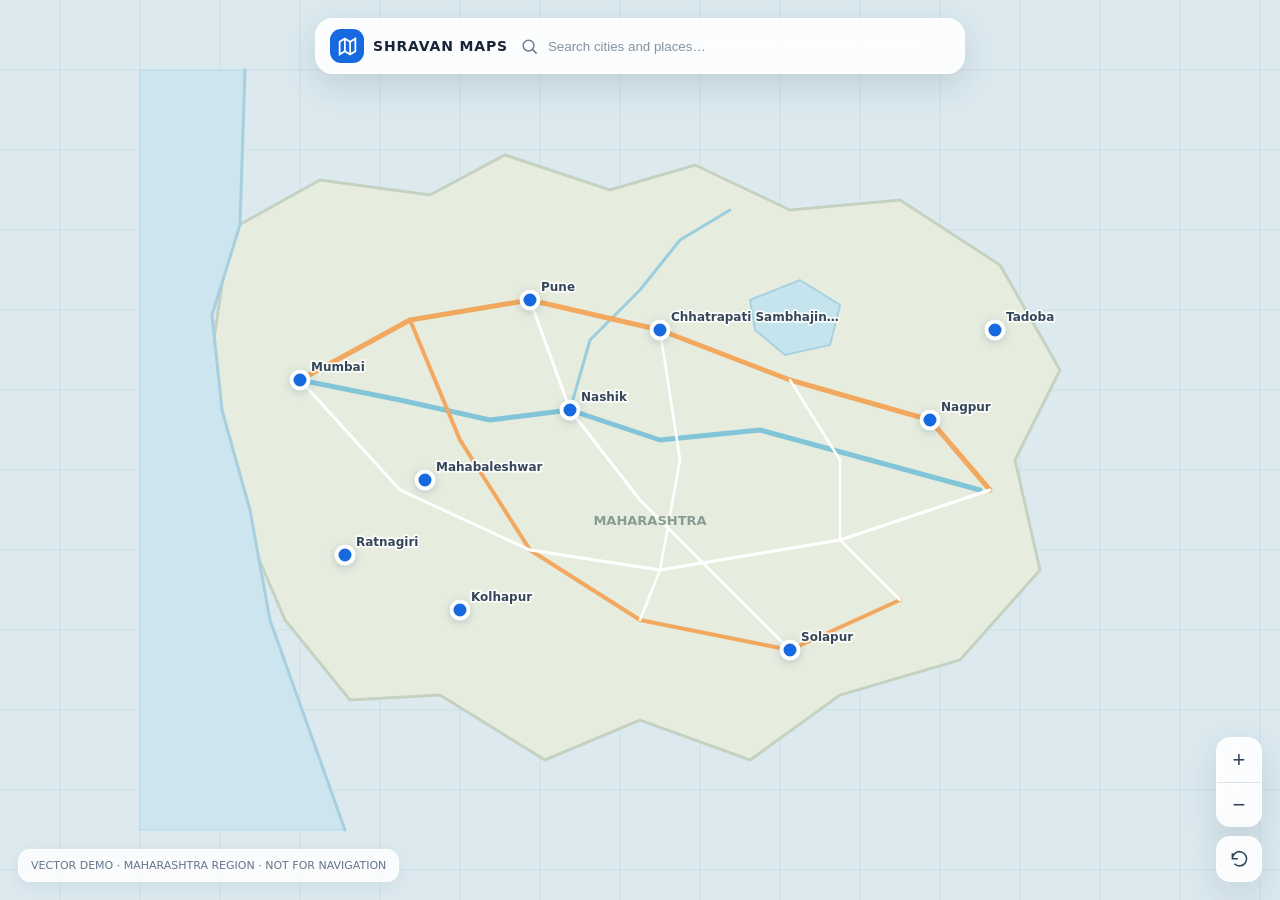
<file: index.html>
<!doctype html>
<html lang="en">
<head>
<meta charset="utf-8"><meta name="viewport" content="width=device-width,initial-scale=1,viewport-fit=cover">
<meta name="theme-color" content="#eef3f8"><meta name="description" content="SHRAVAN MAPS — a standalone vector map engine built with Canvas and vanilla JavaScript.">
<title>SHRAVAN MAPS — Vector Engine</title>
<style>
:root{color-scheme:light;--ink:#182536;--muted:#66778a;--glass:rgba(255,255,255,.88);--line:rgba(35,55,75,.13);--accent:#1769e0;--shadow:0 12px 36px rgba(35,54,75,.15)}
*{box-sizing:border-box}html,body{height:100%;margin:0;overflow:hidden;font-family:Inter,ui-sans-serif,system-ui,-apple-system,"Segoe UI",sans-serif;color:var(--ink)}body{background:#e8eef3}#map{position:absolute;inset:0;width:100%;height:100%;display:block;touch-action:none;cursor:grab}#map.dragging{cursor:grabbing}
.topbar{position:absolute;top:max(18px,env(safe-area-inset-top));left:50%;transform:translateX(-50%);width:min(650px,calc(100% - 28px));z-index:5;display:flex;align-items:center;gap:12px;padding:10px 14px;background:var(--glass);border:1px solid rgba(255,255,255,.85);border-radius:18px;box-shadow:var(--shadow);backdrop-filter:blur(18px);-webkit-backdrop-filter:blur(18px)}
.brand{display:flex;align-items:center;gap:9px;white-space:nowrap;font-size:14px;font-weight:850;letter-spacing:.06em}.brandmark{width:34px;height:34px;border-radius:11px;background:#1769e0;display:grid;place-items:center;color:white}
.searchwrap{position:relative;flex:1;min-width:0}.searchrow{display:flex;align-items:center;gap:9px}.searchrow svg{flex:none;color:#718196}.searchrow input{width:100%;border:0;outline:0;background:transparent;font:500 14px inherit;color:var(--ink);min-width:0;padding:8px 0}.searchrow input::placeholder{color:#8492a2}
.suggestions{position:absolute;top:calc(100% + 14px);left:-8px;right:-8px;background:rgba(255,255,255,.97);border:1px solid var(--line);border-radius:14px;box-shadow:var(--shadow);padding:6px;display:none;max-height: min(55vh,360px);overflow:auto}.suggestions.open{display:block}.suggestion{display:flex;align-items:center;gap:10px;width:100%;border:0;background:transparent;text-align:left;padding:10px;border-radius:10px;color:var(--ink);cursor:pointer}.suggestion:hover,.suggestion:focus{background:#edf4ff;outline:0}.sicon{width:30px;height:30px;display:grid;place-items:center;border-radius:9px;background:#eaf2ff;color:#1769e0}.suggestion small{display:block;color:var(--muted);margin-top:2px}
.status{position:absolute;left:18px;bottom:max(18px,env(safe-area-inset-bottom));z-index:3;background:rgba(255,255,255,.82);backdrop-filter:blur(12px);border:1px solid white;border-radius:12px;padding:9px 12px;font-size:11px;color:#657589;box-shadow:0 5px 18px #20344a12}
.controls{position:absolute;right:18px;bottom:max(18px,env(safe-area-inset-bottom));z-index:4;display:grid;gap:9px}.controlgroup{display:grid;background:var(--glass);border:1px solid white;border-radius:14px;overflow:hidden;box-shadow:var(--shadow);backdrop-filter:blur(14px)}.control{width:44px;height:44px;border:0;background:transparent;color:#31445a;font-size:22px;cursor:pointer;display:grid;place-items:center}.control:hover{background:#edf4ff;color:var(--accent)}.control+ .control{border-top:1px solid var(--line)}.control svg{width:19px;height:19px}
.popup{position:absolute;z-index:6;display:none;min-width:190px;max-width:260px;padding:13px 15px;background:rgba(255,255,255,.96);border:1px solid white;border-radius:14px;box-shadow:var(--shadow);pointer-events:none;backdrop-filter:blur(14px)}.popup.show{display:block}.popup strong{display:block;font-size:14px;margin-bottom:4px}.popup span{font-size:12px;color:var(--muted);line-height:1.45}.popup .tag{display:inline-block;margin-top:8px;padding:4px 7px;border-radius:6px;background:#eaf2ff;color:#1769e0;font-size:10px;font-weight:700}
@media(max-width:560px){.topbar{gap:9px;padding:9px 11px;border-radius:16px}.brand{font-size:11px;gap:6px}.brandmark{width:30px;height:30px}.status{font-size:10px;left:10px;bottom:12px}.controls{right:10px;bottom:12px}.control{width:40px;height:40px}}
</style>
</head>
<body>
<canvas id="map" aria-label="Interactive vector map of a fictionalized Maharashtra region"></canvas>
<header class="topbar">
 <div class="brand"><span class="brandmark"><svg viewBox="0 0 24 24" width="21" height="21" fill="none" stroke="currentColor" stroke-width="2"><path d="M3 6.5 9 3l6 3.5L21 3v14.5L15 21l-6-3.5L3 21z"/><path d="M9 3v14.5M15 6.5V21"/></svg></span><span>SHRAVAN MAPS</span></div>
 <div class="searchwrap"><div class="searchrow"><svg viewBox="0 0 24 24" width="19" height="19" fill="none" stroke="currentColor" stroke-width="2"><circle cx="10.8" cy="10.8" r="6.8"/><path d="m16 16 5 5"/></svg><input id="search" type="search" autocomplete="off" placeholder="Search cities and places…" aria-label="Search places"></div><div class="suggestions" id="suggestions" role="listbox"></div></div>
</header>
<div class="popup" id="popup"><strong></strong><span></span><div class="tag"></div></div>
<div class="status">VECTOR DEMO · MAHARASHTRA REGION · NOT FOR NAVIGATION</div>
<div class="controls"><div class="controlgroup"><button class="control" id="plus" aria-label="Zoom in">+</button><button class="control" id="minus" aria-label="Zoom out">−</button></div><div class="controlgroup"><button class="control" id="reset" aria-label="Reset map view"><svg viewBox="0 0 24 24" fill="none" stroke="currentColor" stroke-width="2"><path d="M3 11a9 9 0 1 1 2.6 6.4M3 4v7h7"/></svg></button></div></div>
<script>
(()=>{
'use strict';
const canvas=document.getElementById('map'),ctx=canvas.getContext('2d',{alpha:false});
const search=document.getElementById('search'),suggestions=document.getElementById('suggestions'),popup=document.getElementById('popup');
const W=1000,H=760;
const state={x:0,y:0,zoom:1,minZoom:.55,maxZoom:5,dpr:1,drag:false,lastX:0,lastY:0,hover:null,selected:null,raf:0,anim:null};
const data={
 polygons:[
  {id:'land',kind:'polygon',points:[[90,160],[180,110],[290,125],[365,85],[470,120],[555,95],[650,140],[760,130],[860,195],[920,300],[875,390],[900,500],[820,590],[700,625],[610,690],[500,650],[405,690],[300,625],[210,630],[145,550],[100,445],[65,330]],fill:'#e6eddf',stroke:'#c6d2c1',width:3},
  {id:'water-west',kind:'polygon',points:[[0,0],[105,0],[100,155],[72,245],[82,340],[110,440],[130,550],[205,760],[0,760]],fill:'#cce5ef',stroke:'#b6d7e5',width:1},
  {id:'lake',kind:'polygon',points:[[610,230],[660,210],[700,235],[690,275],[645,285],[615,260]],fill:'#c6e4ed',stroke:'#a8d2e0',width:2}
 ],
 lines:[
  {id:'coast',kind:'line',points:[[105,0],[100,155],[72,245],[82,340],[110,440],[130,550],[205,760]],stroke:'#a8cfdf',width:3},
  {id:'river1',kind:'line',points:[[160,310],[260,330],[350,350],[430,340],[520,370],[620,360],[730,390],[840,420]],stroke:'#82c4d8',width:5},
  {id:'river2',kind:'line',points:[[430,340],[450,270],[500,220],[540,170],[590,140]],stroke:'#9acddd',width:3},
  {id:'highway1',kind:'line',points:[[160,310],[270,250],[390,230],[520,260],[650,310],[790,350],[850,420]],stroke:'#f2a85f',width:5,dash:[]},
  {id:'highway2',kind:'line',points:[[270,250],[320,370],[390,480],[500,550],[650,580],[760,530]],stroke:'#f2a85f',width:4},
  {id:'road1',kind:'line',points:[[390,230],[430,340],[500,430],[650,580]],stroke:'#fff',width:3},
  {id:'road2',kind:'line',points:[[160,310],[260,420],[390,480],[520,500],[700,470],[850,420]],stroke:'#fff',width:3},
  {id:'road3',kind:'line',points:[[520,260],[540,390],[520,500],[500,550]],stroke:'#fff',width:2.5},
  {id:'road4',kind:'line',points:[[650,310],[700,390],[700,470],[760,530]],stroke:'#fff',width:2.5}
 ],
 pois:[
  {id:'mumbai',name:'Mumbai',category:'City',info:'Coastal capital city of Maharashtra.',x:160,y:310},
  {id:'pune',name:'Pune',category:'City',info:'Major education and technology centre.',x:390,y:230},
  {id:'nashik',name:'Nashik',category:'City',info:'Known for vineyards and the Godavari river.',x:430,y:340},
  {id:'sambhajinagar',name:'Chhatrapati Sambhajinagar',category:'City',info:'Historic city in the Marathwada region.',x:520,y:260},
  {id:'nagpur',name:'Nagpur',category:'City',info:'Major city in eastern Maharashtra.',x:790,y:350},
  {id:'kolhapur',name:'Kolhapur',category:'City',info:'Historic city in south-west Maharashtra.',x:320,y:540},
  {id:'solapur',name:'Solapur',category:'City',info:'An important city in south-eastern Maharashtra.',x:650,y:580},
  {id:'ratnagiri',name:'Ratnagiri',category:'Coastal town',info:'Konkan coastal town on the Arabian Sea.',x:205,y:485},
  {id:'mahabaleshwar',name:'Mahabaleshwar',category:'Hill station',info:'Popular hill station in the Sahyadri range.',x:285,y:410},
  {id:'tadoba',name:'Tadoba',category:'National park',info:'A well-known tiger reserve in Maharashtra.',x:855,y:260}
 ]
};
const allPois=data.pois;
function resize(){const r=canvas.getBoundingClientRect();state.dpr=Math.min(devicePixelRatio||1,2);canvas.width=Math.round(r.width*state.dpr);canvas.height=Math.round(r.height*state.dpr);requestRender()}
function screenFromWorld(x,y){const w=canvas.clientWidth,h=canvas.clientHeight;return{x:(x-W/2)*state.zoom+w/2+state.x,y:(y-H/2)*state.zoom+h/2+state.y}}
function worldFromScreen(x,y){const w=canvas.clientWidth,h=canvas.clientHeight;return{x:(x-w/2-state.x)/state.zoom+W/2,y:(y-h/2-state.y)/state.zoom+H/2}}
function requestRender(){if(!state.raf)state.raf=requestAnimationFrame(render)}
function path(points,close=false){ctx.beginPath();points.forEach((p,i)=>{const q=screenFromWorld(p[0],p[1]);i?ctx.lineTo(q.x,q.y):ctx.moveTo(q.x,q.y)});if(close)ctx.closePath()}
function render(){state.raf=0;const w=canvas.clientWidth,h=canvas.clientHeight;ctx.setTransform(state.dpr,0,0,state.dpr,0,0);ctx.fillStyle='#dceaf0';ctx.fillRect(0,0,w,h);
 // subtle geographic grid
 ctx.save();ctx.strokeStyle='rgba(93,139,157,.13)';ctx.lineWidth=1;const step=80*state.zoom;const ox=((w/2+state.x-(W/2)*state.zoom)%step+step)%step,oy=((h/2+state.y-(H/2)*state.zoom)%step+step)%step;for(let x=ox;x<w;x+=step){ctx.beginPath();ctx.moveTo(x,0);ctx.lineTo(x,h);ctx.stroke()}for(let y=oy;y<h;y+=step){ctx.beginPath();ctx.moveTo(0,y);ctx.lineTo(w,y);ctx.stroke()}ctx.restore();
 for(const f of data.polygons){path(f.points,true);ctx.fillStyle=f.fill;ctx.fill();ctx.strokeStyle=f.stroke;ctx.lineWidth=f.width*state.zoom;ctx.stroke()}
 for(const f of data.lines){path(f.points);ctx.strokeStyle=f.stroke;ctx.lineWidth=Math.max(1,f.width*state.zoom);ctx.lineCap='round';ctx.lineJoin='round';ctx.setLineDash((f.dash||[]).map(v=>v*state.zoom));ctx.stroke()}ctx.setLineDash([]);
 // map labels
 ctx.textAlign='center';ctx.fillStyle='#8a9b91';ctx.font='600 '+Math.max(10,13*state.zoom)+'px system-ui';const region=screenFromWorld(510,455);ctx.fillText('MAHARASHTRA',region.x,region.y);
 for(const p of allPois)drawPoi(p);
}
function drawPoi(p){const q=screenFromWorld(p.x,p.y),active=state.selected===p.id,hover=state.hover===p.id,r=(active||hover?10:7.5)*Math.min(1.4,Math.max(.85,state.zoom));
 ctx.save();ctx.shadowColor='rgba(31,66,102,.22)';ctx.shadowBlur=8;ctx.shadowOffsetY=2;ctx.beginPath();ctx.arc(q.x,q.y,r+3,0,Math.PI*2);ctx.fillStyle='#fff';ctx.fill();ctx.shadowColor='transparent';ctx.beginPath();ctx.arc(q.x,q.y,r,0,Math.PI*2);ctx.fillStyle=active?'#f28a35':hover?'#0d58c7':'#1769e0';ctx.fill();ctx.lineWidth=2;ctx.strokeStyle='#fff';ctx.stroke();ctx.restore();
 if(state.zoom>.72||active||hover){ctx.font=(active?'700 ':'600 ')+Math.max(10,12*state.zoom)+'px system-ui';ctx.textAlign='left';ctx.lineWidth=3.5;ctx.strokeStyle='rgba(255,255,255,.9)';ctx.fillStyle='#34475a';const label=p.name.length>23?p.name.slice(0,21)+'…':p.name;ctx.strokeText(label,q.x+11,q.y-9);ctx.fillText(label,q.x+11,q.y-9)}
}
function pick(x,y){let best=null,dist=Infinity;for(const p of allPois){const q=screenFromWorld(p.x,p.y),d=Math.hypot(q.x-x,q.y-y);if(d<19&&d<dist){best=p;dist=d}}return best}
function showPopup(p,x,y){popup.querySelector('strong').textContent=p.name;popup.querySelector('span').textContent=p.info;popup.querySelector('.tag').textContent=p.category;popup.classList.add('show');const pad=12;const left=Math.max(pad,Math.min(innerWidth-270,x+16)),top=Math.max(75,Math.min(innerHeight-130,y-20));popup.style.left=left+'px';popup.style.top=top+'px'}
function hidePopup(){popup.classList.remove('show')}
function panTo(p){state.selected=p.id;state.anim={fromX:state.x,fromY:state.y,toX:-(p.x-W/2)*state.zoom,toY:-(p.y-H/2)*state.zoom,start:performance.now(),duration:550};requestRender()}
function animate(){if(!state.anim)return;const a=state.anim,t=Math.min(1,(performance.now()-a.start)/a.duration),e=1-Math.pow(1-t,3);state.x=a.fromX+(a.toX-a.fromX)*e;state.y=a.fromY+(a.toY-a.fromY)*e;if(t>=1)state.anim=null;requestRender();if(state.anim)requestAnimationFrame(animate)}
function zoomAt(factor,x=canvas.clientWidth/2,y=canvas.clientHeight/2){const before=worldFromScreen(x,y);state.zoom=Math.max(state.minZoom,Math.min(state.maxZoom,state.zoom*factor));const after=screenFromWorld(before.x,before.y);state.x+=x-after.x;state.y+=y-after.y;state.anim=null;requestRender()}
canvas.addEventListener('pointerdown',e=>{state.drag=true;state.anim=null;state.lastX=e.clientX;state.lastY=e.clientY;canvas.classList.add('dragging');canvas.setPointerCapture(e.pointerId);hidePopup()});
canvas.addEventListener('pointermove',e=>{const r=canvas.getBoundingClientRect(),x=e.clientX-r.left,y=e.clientY-r.top;if(state.drag){state.x+=e.clientX-state.lastX;state.y+=e.clientY-state.lastY;state.lastX=e.clientX;state.lastY=e.clientY;requestRender()}else{const p=pick(x,y);state.hover=p?.id||null;canvas.style.cursor=p?'pointer':'grab';requestRender()}});
function endDrag(){state.drag=false;canvas.classList.remove('dragging')}canvas.addEventListener('pointerup',endDrag);canvas.addEventListener('pointercancel',endDrag);
canvas.addEventListener('click',e=>{const r=canvas.getBoundingClientRect(),p=pick(e.clientX-r.left,e.clientY-r.top);if(p){state.selected=p.id;showPopup(p,e.clientX-r.left,e.clientY-r.top);requestRender()}else{state.selected=null;hidePopup();requestRender()}});
canvas.addEventListener('wheel',e=>{e.preventDefault();const r=canvas.getBoundingClientRect();zoomAt(e.deltaY<0?1.14:1/1.14,e.clientX-r.left,e.clientY-r.top)},{passive:false});
document.getElementById('plus').onclick=()=>zoomAt(1.25);document.getElementById('minus').onclick=()=>zoomAt(1/1.25);document.getElementById('reset').onclick=()=>{state.zoom=1;state.x=0;state.y=0;state.selected=null;hidePopup();requestRender()};
function renderSuggestions(query){const q=query.trim().toLowerCase();suggestions.innerHTML='';if(!q){suggestions.classList.remove('open');return}const matches=allPois.filter(p=>(p.name+' '+p.category).toLowerCase().includes(q)).slice(0,7);if(!matches.length){suggestions.classList.remove('open');return}for(const p of matches){const b=document.createElement('button');b.className='suggestion';b.type='button';b.innerHTML='<span class="sicon"><svg viewBox="0 0 24 24" width="16" height="16" fill="none" stroke="currentColor" stroke-width="2"><path d="M20 10c0 5-8 12-8 12S4 15 4 10a8 8 0 1 1 16 0Z"/><circle cx="12" cy="10" r="2.5"/></svg></span><span></span>';b.querySelector('span:last-child').append(document.createTextNode(p.name));const small=document.createElement('small');small.textContent=p.category;b.querySelector('span:last-child').append(small);b.onclick=()=>{search.value=p.name;suggestions.classList.remove('open');panTo(p);requestAnimationFrame(animate);showPopup(p,innerWidth/2,innerHeight/2)};suggestions.append(b)}suggestions.classList.add('open')}
search.addEventListener('input',()=>renderSuggestions(search.value));search.addEventListener('focus',()=>renderSuggestions(search.value));search.addEventListener('keydown',e=>{if(e.key==='Escape')suggestions.classList.remove('open');if(e.key==='Enter'){const p=allPois.find(v=>v.name.toLowerCase()===search.value.trim().toLowerCase())||allPois.find(v=>v.name.toLowerCase().includes(search.value.trim().toLowerCase()));if(p){suggestions.classList.remove('open');panTo(p);requestAnimationFrame(animate)}}});
document.addEventListener('click',e=>{if(!e.target.closest('.searchwrap'))suggestions.classList.remove('open')});window.addEventListener('resize',resize);resize();state.x=0;state.y=0;
})();
</script>
</body></html>
</file>
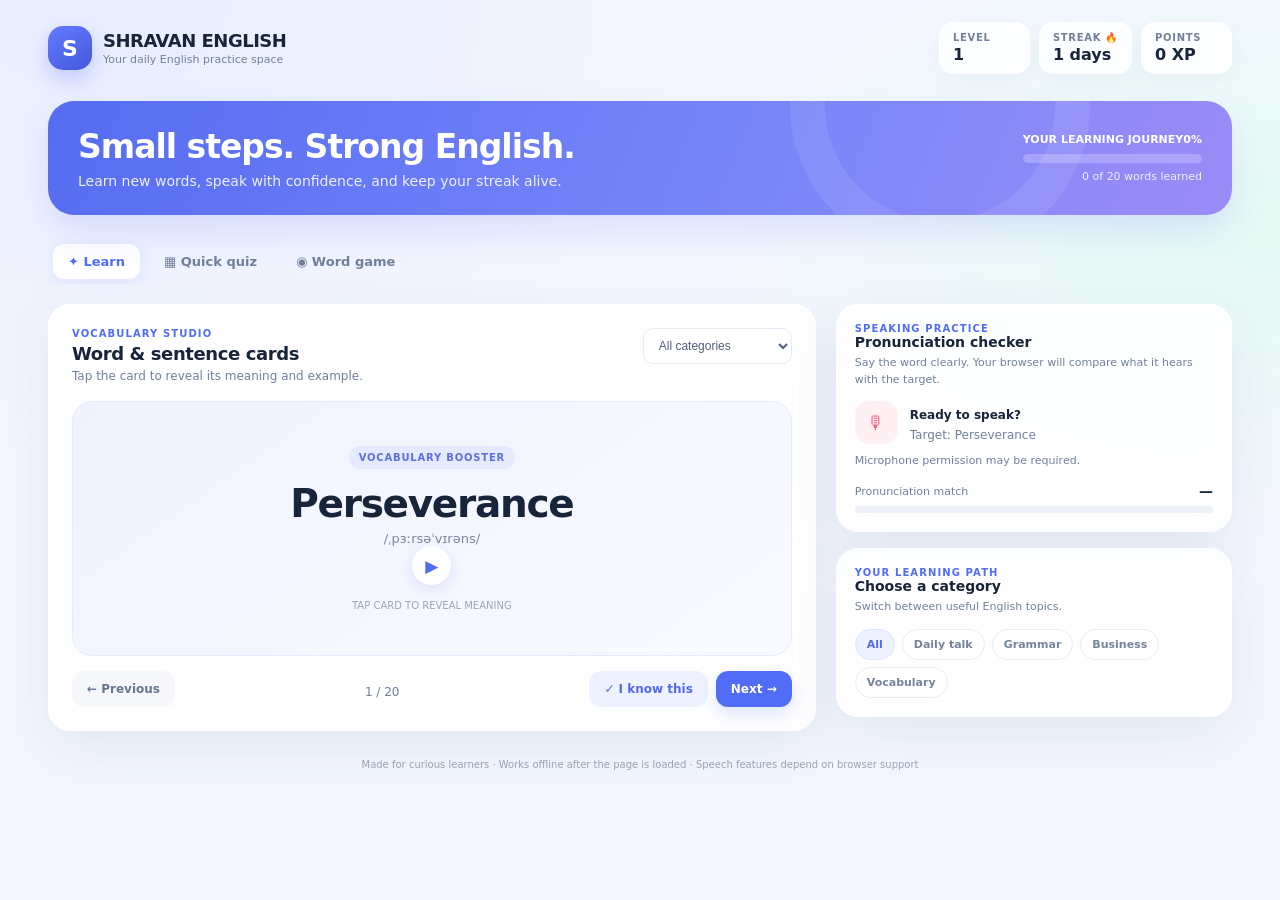
<file: english-learning/index.html>
<!doctype html>
<html lang="en">
<head>
<meta charset="utf-8">
<meta name="viewport" content="width=device-width,initial-scale=1,viewport-fit=cover">
<meta name="theme-color" content="#f4f7ff">
<meta name="description" content="A free, offline-ready English learning app with vocabulary cards, pronunciation practice and a word game.">
<title>Shravan English — Learn a little every day</title>
<style>
:root{--bg:#f4f7ff;--paper:rgba(255,255,255,.88);--ink:#18243a;--muted:#71809a;--line:#e6ebf5;--blue:#526df5;--blue2:#7890ff;--mint:#20b98c;--orange:#ffad58;--pink:#ff7c9e;--shadow:0 18px 55px rgba(42,61,110,.09);--radius:22px}
*{box-sizing:border-box}html{scroll-behavior:smooth}body{margin:0;min-height:100vh;background:radial-gradient(ellipse at 8% 0%,#e8edff 0,transparent 36%),radial-gradient(ellipse at 100% 25%,#e6fbf5 0,transparent 30%),var(--bg);font-family:Inter,ui-sans-serif,system-ui,-apple-system,"Segoe UI",sans-serif;color:var(--ink)}
button,input{font:inherit}button{cursor:pointer}button:focus-visible,input:focus-visible{outline:3px solid #9caeff;outline-offset:2px}.app{max-width:1240px;margin:auto;padding:22px 28px 55px}.topbar{display:flex;align-items:center;justify-content:space-between;gap:18px;margin-bottom:27px}.brand{display:flex;align-items:center;gap:11px}.brand-mark{width:44px;height:44px;border-radius:15px;background:linear-gradient(145deg,#657bff,#4358db);display:grid;place-items:center;color:white;font-size:22px;font-weight:900;box-shadow:0 9px 20px #596df34a}.brand h1{font-size:18px;letter-spacing:-.5px;margin:0}.brand small{display:block;color:var(--muted);font-size:11px;margin-top:2px}.stats{display:flex;gap:9px}.stat{background:var(--paper);border:1px solid #fff;box-shadow:0 5px 20px #35466e0b;border-radius:14px;padding:9px 13px;min-width:91px}.stat span{display:block;font-size:10px;color:var(--muted);font-weight:700;text-transform:uppercase;letter-spacing:.7px}.stat strong{font-size:16px;display:block;margin-top:2px}.hero{display:flex;align-items:center;justify-content:space-between;gap:25px;padding:26px 30px;border-radius:26px;background:linear-gradient(112deg,#566df1,#7886fa 60%,#9b8cf6);color:#fff;box-shadow:0 18px 35px #6377e72b;position:relative;overflow:hidden;margin-bottom:24px}.hero:after{content:"";position:absolute;width:230px;height:230px;border:35px solid #ffffff15;border-radius:50%;right:12%;top:-145px}.hero h2{font-size:clamp(23px,4vw,33px);letter-spacing:-1px;margin:0 0 7px}.hero p{margin:0;color:#eef0ff;font-size:14px}.hero-right{position:relative;z-index:1;min-width:175px}.progress-label{display:flex;justify-content:space-between;font-size:11px;font-weight:700;margin-bottom:8px}.progress-track{height:9px;border-radius:99px;background:#ffffff38;overflow:hidden}.progress-fill{height:100%;width:0;background:#fff;border-radius:99px;transition:width .4s}.hero-right small{display:block;text-align:right;margin-top:7px;color:#eef0ff;font-size:11px}
.tabs{display:flex;gap:7px;overflow:auto;padding:4px;margin:0 0 20px;scrollbar-width:none}.tabs::-webkit-scrollbar{display:none}.tab{border:1px solid transparent;background:transparent;color:var(--muted);padding:10px 15px;border-radius:12px;font-size:13px;font-weight:700;white-space:nowrap}.tab.active{background:#fff;color:var(--blue);border-color:#e8ecff;box-shadow:0 5px 16px #526df51a}
.layout{display:grid;grid-template-columns:minmax(0,1.55fr) minmax(260px,.8fr);gap:20px;align-items:start}.panel{background:var(--paper);border:1px solid #fff;border-radius:var(--radius);box-shadow:var(--shadow);padding:23px;backdrop-filter:blur(16px)}.panel-head{display:flex;align-items:flex-start;justify-content:space-between;gap:12px;margin-bottom:18px}.eyebrow{font-size:10px;color:var(--blue);font-weight:800;text-transform:uppercase;letter-spacing:1.1px}.panel h3{font-size:18px;letter-spacing:-.4px;margin:4px 0 0}.sub{font-size:12px;color:var(--muted);margin:5px 0 0}.select{border:1px solid var(--line);border-radius:10px;background:#fff;color:#52617a;padding:9px 11px;font-size:12px;max-width:170px}
.flash-wrap{perspective:1000px}.flashcard{min-height:255px;position:relative;transform-style:preserve-3d;transition:transform .55s cubic-bezier(.2,.7,.2,1);cursor:pointer}.flashcard.flipped{transform:rotateY(180deg)}.face{position:absolute;inset:0;backface-visibility:hidden;border-radius:20px;padding:25px;display:flex;flex-direction:column;justify-content:center;align-items:center;text-align:center}.front{background:linear-gradient(145deg,#f0f3ff,#f9faff);border:1px solid #e5eaff}.back{background:linear-gradient(145deg,#e9fbf5,#f5fffb);border:1px solid #d9f4e9;transform:rotateY(180deg)}.word{font-size:clamp(28px,5vw,39px);letter-spacing:-1.3px;font-weight:850;margin:12px 0 5px}.phonetic{font-size:13px;color:#7786a3}.meaning{font-size:20px;font-weight:750;line-height:1.35;margin:12px 0}.example{font-size:13px;line-height:1.6;color:#62718b;max-width:440px}.part{font-size:10px;text-transform:uppercase;letter-spacing:.8px;color:#5c70db;font-weight:800;background:#e6eaff;padding:6px 10px;border-radius:99px}.audio-round{width:39px;height:39px;border:0;border-radius:50%;background:#fff;color:var(--blue);box-shadow:0 5px 16px #5369d526;font-size:17px}.hint{font-size:10px;color:#9aa5bb;margin-top:15px}.card-actions{display:flex;align-items:center;justify-content:space-between;gap:8px;margin-top:15px}.btn{border:0;border-radius:12px;padding:11px 15px;font-size:12px;font-weight:750;transition:transform .15s,box-shadow .15s}.btn:active{transform:scale(.97)}.btn-primary{background:var(--blue);color:#fff;box-shadow:0 7px 16px #526df52d}.btn-soft{background:#eef1ff;color:#5369e8}.btn-ghost{background:#f5f7fb;color:#687790}.btn-mint{background:#e4f8f1;color:#149b72}.btn-row{display:flex;gap:8px;flex-wrap:wrap}
.side-stack{display:grid;gap:16px}.mini-card{padding:18px}.mini-card h4{font-size:14px;margin:0 0 5px}.mini-card p{font-size:11px;color:var(--muted);line-height:1.5;margin:0 0 13px}.mic-status{font-size:11px;color:var(--muted);min-height:17px;margin-top:10px}.mic-status.good{color:#0b9c70;font-weight:700}.mic-status.bad{color:#e05270;font-weight:700}.mic-btn{width:43px;height:43px;border-radius:14px;border:0;background:#fff0f3;color:#ed6282;font-size:18px}.mic-btn.listening{animation:pulse 1s infinite;background:#ffe0e8}@keyframes pulse{50%{box-shadow:0 0 0 9px #ff7c9e20}}.score-line{display:flex;justify-content:space-between;align-items:center;margin-top:12px;font-size:11px;color:var(--muted)}.score-line strong{font-size:14px;color:var(--ink)}.mini-track{height:7px;background:#edf0f6;border-radius:99px;margin-top:7px;overflow:hidden}.mini-fill{height:100%;width:0;background:linear-gradient(90deg,#22c997,#7eddbd);border-radius:99px;transition:width .3s}
.category-row{display:flex;flex-wrap:wrap;gap:7px}.chip{border:1px solid var(--line);background:#fff;color:#77839a;border-radius:99px;padding:8px 11px;font-size:11px;font-weight:700}.chip.active{background:#eef1ff;color:#5369e8;border-color:#dce3ff}
.game-panel{margin-top:20px}.game-canvas-wrap{background:linear-gradient(180deg,#edf4ff,#f8fbff);border:1px solid #e5edff;border-radius:18px;overflow:hidden;position:relative}.game-canvas{display:block;width:100%;height:260px;touch-action:manipulation}.game-overlay{position:absolute;inset:0;display:flex;flex-direction:column;align-items:center;justify-content:center;background:#f4f7ffeb;z-index:2;text-align:center;padding:20px}.game-overlay.hidden{display:none}.game-overlay strong{font-size:19px}.game-overlay p{font-size:12px;color:var(--muted);max-width:320px;line-height:1.55}.game-hud{display:flex;justify-content:space-between;align-items:center;margin:0 0 12px;font-size:11px;color:var(--muted)}.game-hud strong{color:var(--ink);font-size:14px}.game-controls{display:flex;gap:8px;align-items:center;flex-wrap:wrap}
.quiz-options{display:grid;grid-template-columns:1fr 1fr;gap:9px;margin-top:17px}.quiz-option{border:1px solid var(--line);background:#fff;border-radius:12px;padding:13px;text-align:left;font-size:12px;color:#42516b;font-weight:700}.quiz-option.correct{background:#e4f8f0;border-color:#83d9b7;color:#12845f}.quiz-option.wrong{background:#fff0f2;border-color:#f5a2b1;color:#cf4967}.quiz-feedback{font-size:12px;min-height:18px;margin-top:12px;color:var(--muted)}
.footer{text-align:center;color:#9aa5b8;font-size:10px;margin-top:28px}.toast{position:fixed;bottom:20px;left:50%;transform:translate(-50%,20px);background:#1f2c45;color:#fff;padding:11px 16px;border-radius:12px;font-size:12px;opacity:0;pointer-events:none;transition:.25s;z-index:10;box-shadow:var(--shadow)}.toast.show{opacity:1;transform:translate(-50%,0)}
@media(max-width:850px){.layout{grid-template-columns:1fr}.side-stack{grid-template-columns:1fr 1fr}.hero{padding:23px}.app{padding:18px 18px 40px}}
@media(max-width:560px){.app{padding:14px 13px 32px}.topbar{align-items:flex-start}.brand h1{font-size:15px}.brand-mark{width:39px;height:39px}.stats{gap:5px}.stat{padding:7px 8px;min-width:64px;border-radius:11px}.stat span{font-size:8px}.stat strong{font-size:14px}.hero{padding:20px 18px;align-items:flex-start;flex-direction:column;gap:16px}.hero-right{width:100%}.tabs{margin-bottom:13px}.panel{padding:17px;border-radius:19px}.side-stack{grid-template-columns:1fr}.flashcard{min-height:240px}.face{padding:20px}.quiz-options{grid-template-columns:1fr}.game-canvas{height:235px}.select{max-width:140px}}
</style>
</head>
<body>
<div class="app">
<header class="topbar">
 <div class="brand"><div class="brand-mark">S</div><div><h1>SHRAVAN ENGLISH</h1><small>Your daily English practice space</small></div></div>
 <div class="stats"><div class="stat"><span>Level</span><strong id="level">1</strong></div><div class="stat"><span>Streak 🔥</span><strong id="streak">0 days</strong></div><div class="stat"><span>Points</span><strong id="points">0 XP</strong></div></div>
</header>
<section class="hero">
 <div><h2>Small steps. Strong English.</h2><p>Learn new words, speak with confidence, and keep your streak alive.</p></div>
 <div class="hero-right"><div class="progress-label"><span>YOUR LEARNING JOURNEY</span><span id="progressText">0%</span></div><div class="progress-track"><div class="progress-fill" id="progressFill"></div></div><small id="learnedText">0 of 20 words learned</small></div>
</section>
<nav class="tabs" aria-label="Learning modules">
 <button class="tab active" data-view="learn">✦ Learn</button><button class="tab" data-view="quiz">▦ Quick quiz</button><button class="tab" data-view="game">◉ Word game</button>
</nav>
<main>
<section id="learnView">
 <div class="layout">
  <div class="panel">
   <div class="panel-head"><div><div class="eyebrow">VOCABULARY STUDIO</div><h3>Word & sentence cards</h3><p class="sub">Tap the card to reveal its meaning and example.</p></div><select id="category" class="select" aria-label="Filter category"><option value="All">All categories</option><option value="Daily Conversation">Daily Conversation</option><option value="Grammar Rules">Grammar Rules</option><option value="Business English">Business English</option><option value="Vocabulary Booster">Vocabulary Booster</option></select></div>
   <div class="flash-wrap"><div class="flashcard" id="flashcard" role="button" tabindex="0" aria-label="Flashcard. Tap to flip.">
    <div class="face front"><span class="part" id="frontCategory">VOCABULARY BOOSTER</span><div class="word" id="word">Perseverance</div><div class="phonetic" id="phonetic">/ˌpɜːrsəˈvɪrəns/</div><button class="audio-round" id="listenWord" aria-label="Listen to pronunciation">▶</button><div class="hint">TAP CARD TO REVEAL MEANING</div></div>
    <div class="face back"><span class="part" id="partOfSpeech">NOUN</span><div class="meaning" id="meaning">Continuing determination despite difficulties.</div><div class="example" id="example">“His perseverance helped him master software development.”</div><div class="hint">TAP CARD TO RETURN</div></div>
   </div></div>
   <div class="card-actions"><button class="btn btn-ghost" id="previous">← Previous</button><span id="cardCount" class="sub">1 / 20</span><div class="btn-row"><button class="btn btn-soft" id="markLearned">✓ I know this</button><button class="btn btn-primary" id="next">Next →</button></div></div>
  </div>
  <aside class="side-stack">
   <div class="panel mini-card"><div class="eyebrow">SPEAKING PRACTICE</div><h4>Pronunciation checker</h4><p>Say the word clearly. Your browser will compare what it hears with the target.</p><div style="display:flex;align-items:center;gap:12px"><button class="mic-btn" id="micButton" aria-label="Start microphone">🎙</button><div><strong id="micTitle" style="font-size:12px">Ready to speak?</strong><div class="sub" id="micTarget">Target: Perseverance</div></div></div><div class="mic-status" id="micStatus" aria-live="polite">Microphone permission may be required.</div><div class="score-line"><span>Pronunciation match</span><strong id="accuracy">—</strong></div><div class="mini-track"><div class="mini-fill" id="accuracyFill"></div></div></div>
   <div class="panel mini-card"><div class="eyebrow">YOUR LEARNING PATH</div><h4>Choose a category</h4><p>Switch between useful English topics.</p><div class="category-row" id="categoryChips"><button class="chip active" data-cat="All">All</button><button class="chip" data-cat="Daily Conversation">Daily talk</button><button class="chip" data-cat="Grammar Rules">Grammar</button><button class="chip" data-cat="Business English">Business</button><button class="chip" data-cat="Vocabulary Booster">Vocabulary</button></div></div>
  </aside>
 </div>
</section>
<section id="quizView" hidden>
 <div class="layout"><div class="panel"><div class="panel-head"><div><div class="eyebrow">QUICK CHALLENGE</div><h3>Choose the correct meaning</h3><p class="sub">A short quiz to check what you remember.</p></div><span class="part" id="quizCount">QUESTION 1</span></div><div class="word" id="quizWord" style="font-size:32px">Perseverance</div><div class="sub" id="quizPrompt">What does this word mean?</div><div class="quiz-options" id="quizOptions"></div><div class="quiz-feedback" id="quizFeedback" aria-live="polite"></div><button class="btn btn-primary" id="quizNext" style="margin-top:12px" disabled>Next question →</button></div><div class="panel mini-card"><div class="eyebrow">QUIZ SCORE</div><h4 id="quizScore">0 correct</h4><p>Correct answers earn XP and help build your learning progress.</p><div class="mini-track"><div class="mini-fill" id="quizFill"></div></div></div></div>
</section>
<section id="gameView" hidden>
 <div class="panel game-panel"><div class="panel-head"><div><div class="eyebrow">CANVAS MINI GAME</div><h3>Word Balloon Pop</h3><p class="sub">Pop the balloon that matches the meaning prompt.</p></div><span class="part">10 ROUNDS</span></div><div class="game-hud"><span>ROUND <strong id="round">0 / 10</strong></span><span>GAME SCORE <strong id="gameScore">0</strong></span><span>BEST <strong id="gameBest">0</strong></span></div><div class="game-canvas-wrap"><canvas class="game-canvas" id="gameCanvas" aria-label="Tap the correct word balloon"></canvas><div class="game-overlay" id="gameOverlay"><strong>Ready to pop some words?</strong><p>Read the meaning shown, then tap the balloon with the matching English word. You have 10 rounds.</p><button class="btn btn-primary" id="startGame">Start game</button></div></div><div class="game-controls" style="margin-top:13px"><span class="sub" id="gamePrompt">Your prompt will appear here.</span><button class="btn btn-soft" id="hearPrompt">▶ Hear prompt</button><button class="btn btn-ghost" id="restartGame">Restart</button></div></div>
</section>
</main>
<div class="footer">Made for curious learners · Works offline after the page is loaded · Speech features depend on browser support</div>
</div>
<div class="toast" id="toast" role="status"></div>
<script>
'use strict';
const units=[
{id:1,word:"Perseverance",phonetic:"/ˌpɜːrsəˈvɪrəns/",meaning:"Continuing determination despite difficulties.",example:"His perseverance helped him master software development.",category:"Vocabulary Booster",pos:"Noun"},
{id:2,word:"Could you help me?",phonetic:"/kʊd juː help miː/",meaning:"A polite way to ask someone for help.",example:"Could you help me understand this question?",category:"Daily Conversation",pos:"Polite request"},
{id:3,word:"Reliable",phonetic:"/rɪˈlaɪəbl/",meaning:"Able to be trusted or depended on.",example:"We need a reliable source of information.",category:"Vocabulary Booster",pos:"Adjective"},
{id:4,word:"Present perfect",phonetic:"/ˈprezənt ˈpɜːrfɪkt/",meaning:"Have or has + past participle; links the past to the present.",example:"I have finished my homework.",category:"Grammar Rules",pos:"Grammar"},
{id:5,word:"I appreciate your help.",phonetic:"/aɪ əˈpriːʃieɪt jɔːr help/",meaning:"A polite way to say thank you for someone's help.",example:"I appreciate your help with this project.",category:"Daily Conversation",pos:"Expression"},
{id:6,word:"Deadline",phonetic:"/ˈdedlaɪn/",meaning:"The latest time or date to finish a task.",example:"Our project deadline is Friday.",category:"Business English",pos:"Noun"},
{id:7,word:"Opportunity",phonetic:"/ˌɑːpərˈtuːnəti/",meaning:"A suitable chance to do or achieve something.",example:"This course is a great opportunity to learn.",category:"Vocabulary Booster",pos:"Noun"},
{id:8,word:"She has been studying.",phonetic:"/ʃiː hæz bɪn ˈstʌdiɪŋ/",meaning:"Present perfect continuous: an action continuing over time.",example:"She has been studying for two hours.",category:"Grammar Rules",pos:"Sentence"},
{id:9,word:"Could you clarify that?",phonetic:"/kʊd juː ˈklærɪfaɪ ðæt/",meaning:"A polite request to explain something more clearly.",example:"Could you clarify that point in the meeting?",category:"Business English",pos:"Polite question"},
{id:10,word:"Curious",phonetic:"/ˈkjʊriəs/",meaning:"Eager to know, learn, or understand something.",example:"Curious minds ask thoughtful questions.",category:"Vocabulary Booster",pos:"Adjective"},
{id:11,word:"I am looking forward to it.",phonetic:"/aɪ æm ˈlʊkɪŋ ˈfɔːrwərd tuː ɪt/",meaning:"A phrase used to show that you are excited about a future event.",example:"I am looking forward to the school trip.",category:"Daily Conversation",pos:"Expression"},
{id:12,word:"Invoice",phonetic:"/ˈɪnvɔɪs/",meaning:"A document that lists goods or services and the amount to be paid.",example:"Please send the invoice by email.",category:"Business English",pos:"Noun"},
{id:13,word:"Although",phonetic:"/ɔːlˈðoʊ/",meaning:"Used to introduce a contrast between two ideas.",example:"Although it was raining, we continued the match.",category:"Grammar Rules",pos:"Conjunction"},
{id:14,word:"Efficient",phonetic:"/ɪˈfɪʃənt/",meaning:"Working well without wasting time, energy, or resources.",example:"A good plan makes your study time efficient.",category:"Vocabulary Booster",pos:"Adjective"},
{id:15,word:"Would you mind waiting?",phonetic:"/wʊd juː maɪnd ˈweɪtɪŋ/",meaning:"A polite way to ask someone to wait.",example:"Would you mind waiting for a few minutes?",category:"Daily Conversation",pos:"Polite request"},
{id:16,word:"Agenda",phonetic:"/əˈdʒendə/",meaning:"A list of topics to discuss at a meeting.",example:"The team shared the meeting agenda.",category:"Business English",pos:"Noun"},
{id:17,word:"If I were you",phonetic:"/ɪf aɪ wɜːr juː/",meaning:"A phrase used to give advice or suggest an action.",example:"If I were you, I would revise this chapter.",category:"Grammar Rules",pos:"Conditional phrase"},
{id:18,word:"Contribute",phonetic:"/kənˈtrɪbjuːt/",meaning:"To give or do something to help achieve a result.",example:"Every team member can contribute an idea.",category:"Vocabulary Booster",pos:"Verb"},
{id:19,word:"Let's keep in touch.",phonetic:"/lets kiːp ɪn tʌtʃ/",meaning:"A friendly way to say you want to stay connected.",example:"It was great meeting you. Let's keep in touch.",category:"Daily Conversation",pos:"Expression"},
{id:20,word:"Follow up",phonetic:"/ˈfɑːloʊ ʌp/",meaning:"To contact someone again or take the next step after a discussion.",example:"I will follow up with an email tomorrow.",category:"Business English",pos:"Phrasal verb"}
];
const $=id=>document.getElementById(id);
const STORE='shravanEnglishProgressV1';
let saved={};try{saved=JSON.parse(localStorage.getItem(STORE)||'{}')}catch(e){saved={}}
const today=()=>new Date().toLocaleDateString('en-CA');
function updateStreak(){const d=today(),last=saved.lastDay;if(last!==d){const y=new Date();y.setDate(y.getDate()-1);const yesterday=y.toLocaleDateString('en-CA');saved.streak=last===yesterday?(saved.streak||0)+1:1;saved.lastDay=d;save()}}
function save(){try{localStorage.setItem(STORE,JSON.stringify(saved))}catch(e){};updateStats()}
function updateStats(){const learned=saved.learned||[];const percent=Math.round(learned.length/units.length*100);$('level').textContent=1+Math.floor((saved.xp||0)/100);$('streak').textContent=(saved.streak||0)+' days';$('points').textContent=(saved.xp||0)+' XP';$('progressText').textContent=percent+'%';$('progressFill').style.width=percent+'%';$('learnedText').textContent=learned.length+' of '+units.length+' words learned'}
function award(points){saved.xp=(saved.xp||0)+points;save()}
function toast(msg){const t=$('toast');t.textContent=msg;t.classList.add('show');clearTimeout(toast.timer);toast.timer=setTimeout(()=>t.classList.remove('show'),1900)}
updateStreak();updateStats();
let filtered=units.slice(),index=0;
function renderCard(){const u=filtered[index];if(!u)return;$('flashcard').classList.remove('flipped');$('word').textContent=u.word;$('phonetic').textContent=u.phonetic;$('meaning').textContent=u.meaning;$('example').textContent='“'+u.example+'”';$('frontCategory').textContent=u.category.toUpperCase();$('partOfSpeech').textContent=u.pos.toUpperCase();$('cardCount').textContent=(index+1)+' / '+filtered.length;$('micTarget').textContent='Target: '+u.word;resetAccuracy()}
function current(){return filtered[index]}
function flip(){ $('flashcard').classList.toggle('flipped') }
$('flashcard').addEventListener('click',e=>{if(e.target!==$('listenWord'))flip()});$('flashcard').addEventListener('keydown',e=>{if(e.key==='Enter'||e.key===' '){e.preventDefault();flip()}});
function speak(text){if(!('speechSynthesis'in window)){toast('Text-to-speech is not supported in this browser.');return}speechSynthesis.cancel();const u=new SpeechSynthesisUtterance(text);u.lang='en-US';u.rate=.88;const voices=speechSynthesis.getVoices();const voice=voices.find(v=>/^en(-|_)/i.test(v.lang)&&/Google US English|Samantha|English United States/i.test(v.name))||voices.find(v=>/^en(-|_)/i.test(v.lang));if(voice)u.voice=voice;speechSynthesis.speak(u)}
$('listenWord').onclick=e=>{e.stopPropagation();speak(current().word)};
function setCategory(cat){$('category').value=cat;filtered=cat==='All'?units.slice():units.filter(u=>u.category===cat);index=0;renderCard();document.querySelectorAll('.chip').forEach(b=>b.classList.toggle('active',b.dataset.cat===cat))}
$('category').addEventListener('change',e=>setCategory(e.target.value));document.querySelectorAll('.chip').forEach(b=>b.addEventListener('click',()=>setCategory(b.dataset.cat)));
$('next').onclick=()=>{index=(index+1)%filtered.length;renderCard()};$('previous').onclick=()=>{index=(index-1+filtered.length)%filtered.length;renderCard()};
$('markLearned').onclick=()=>{const id=current().id;saved.learned=saved.learned||[];if(!saved.learned.includes(id)){saved.learned.push(id);award(10);toast('+10 XP · Word learned')}else toast('Already marked as learned');renderCard()};
function resetAccuracy(){$('accuracy').textContent='—';$('accuracyFill').style.width='0%';$('micStatus').textContent='Microphone permission may be required.';$('micStatus').className='mic-status';$('micTitle').textContent='Ready to speak?'}
function normalize(s){return s.toLowerCase().normalize('NFD').replace(/[\u0300-\u036f]/g,'').replace(/[^a-z0-9 ]/g,' ').replace(/\s+/g,' ').trim()}
function similarity(a,b){a=normalize(a);b=normalize(b);if(!a&&!b)return 100;const m=a.length,n=b.length;if(!m||!n)return 0;let prev=Array.from({length:n+1},(_,i)=>i);for(let i=1;i<=m;i++){let row=[i];for(let j=1;j<=n;j++)row[j]=Math.min(row[j-1]+1,prev[j]+1,prev[j-1]+(a[i-1]===b[j-1]?0:1));prev=row}return Math.max(0,Math.round((1-prev[n]/Math.max(m,n))*100))}
let recognition=null,listening=false;
function stopMic(){if(recognition){try{recognition.stop()}catch(e){}}listening=false;$('micButton').classList.remove('listening')}
$('micButton').onclick=()=>{const SR=window.SpeechRecognition||window.webkitSpeechRecognition;if(!SR){$('micStatus').textContent='Speech recognition is not available in this browser. Try a supported browser.';$('micStatus').className='mic-status bad';return}if(listening){stopMic();return}recognition=new SR();recognition.lang='en-US';recognition.interimResults=false;recognition.maxAlternatives=1;recognition.onstart=()=>{listening=true;$('micButton').classList.add('listening');$('micTitle').textContent='Listening…';$('micStatus').textContent='Speak now in English.'};recognition.onresult=e=>{const heard=e.results[0][0].transcript,score=similarity(current().word,heard);$('accuracy').textContent=score+'%';$('accuracyFill').style.width=score+'%';$('micStatus').textContent='Heard: “'+heard+'” · '+(score>=78?'Great pronunciation!':'Try once more and speak clearly.');$('micStatus').className='mic-status '+(score>=78?'good':'bad');$('micTitle').textContent=score>=78?'Well done!':'Keep practising';if(score>=78)award(5)};recognition.onerror=e=>{$('micStatus').textContent=e.error==='not-allowed'?'Microphone permission was denied. Allow microphone access in browser settings.':'Speech recognition error: '+e.error;$('micStatus').className='mic-status bad'};recognition.onend=()=>{listening=false;$('micButton').classList.remove('listening')};try{recognition.start()}catch(e){$('micStatus').textContent='Could not start microphone. Try again.'}}; 
function showView(name){['learn','quiz','game'].forEach(v=>$(v+'View').hidden=v!==name);document.querySelectorAll('.tab').forEach(b=>b.classList.toggle('active',b.dataset.view===name));if(name==='game')resizeGame()}
document.querySelectorAll('.tab').forEach(b=>b.onclick=()=>showView(b.dataset.view));
let quizDeck=[],quizIndex=0,quizCorrect=0,quizAnswered=false;
function startQuiz(){quizDeck=units.slice().sort(()=>Math.random()-.5).slice(0,8);quizIndex=0;quizCorrect=0;renderQuiz()}
function renderQuiz(){quizAnswered=false;const u=quizDeck[quizIndex];$('quizWord').textContent=u.word;$('quizCount').textContent='QUESTION '+(quizIndex+1);$('quizFeedback').textContent='';$('quizNext').disabled=true;$('quizNext').textContent=quizIndex===quizDeck.length-1?'Finish quiz':'Next question →';$('quizScore').textContent=quizCorrect+' correct';$('quizFill').style.width=(quizIndex/quizDeck.length*100)+'%';const opts=[u,...units.filter(x=>x.id!==u.id).sort(()=>Math.random()-.5).slice(0,3)].sort(()=>Math.random()-.5);$('quizOptions').innerHTML='';opts.forEach(o=>{const b=document.createElement('button');b.className='quiz-option';b.textContent=o.meaning;b.onclick=()=>answerQuiz(b,o.id===u.id,u);$('quizOptions').append(b)})}
function answerQuiz(btn,correct,u){if(quizAnswered)return;quizAnswered=true;document.querySelectorAll('.quiz-option').forEach(b=>{b.disabled=true;if(b.textContent===u.meaning)b.classList.add('correct')});if(correct){quizCorrect++;btn.classList.add('correct');$('quizFeedback').textContent='Correct! '+u.word+' means: '+u.meaning;award(10)}else{btn.classList.add('wrong');$('quizFeedback').textContent='Not quite. Correct meaning: '+u.meaning} $('quizScore').textContent=quizCorrect+' correct';$('quizNext').disabled=false}
$('quizNext').onclick=()=>{if(quizIndex<quizDeck.length-1){quizIndex++;renderQuiz()}else{toast('Quiz complete · '+quizCorrect+'/'+quizDeck.length+' correct');saved.learned=saved.learned||[];save();startQuiz()}};
startQuiz();
const gc=$('gameCanvas'),gctx=gc.getContext('2d');let game={active:false,round:0,score:0,best:saved.gameBest||0,options:[],prompt:null};
function resizeGame(){const r=gc.getBoundingClientRect(),d=Math.min(devicePixelRatio||1,2);gc.width=Math.max(1,Math.round(r.width*d));gc.height=Math.max(1,Math.round(r.height*d));gctx.setTransform(d,0,0,d,0,0);drawGame()}
function drawGame(){const w=gc.clientWidth,h=gc.clientHeight;gctx.clearRect(0,0,w,h);gctx.textAlign='center';if(!game.active&&!game.options.length){gctx.fillStyle='#91a0bc';gctx.font='13px system-ui';gctx.fillText('Your word balloons will appear here',w/2,h/2);return}game.options.forEach((o,i)=>{const x=o.x,y=o.y;gctx.beginPath();gctx.ellipse(x,y,Math.min(69,w*.17),43,0,0,Math.PI*2);gctx.fillStyle=o.color;gctx.fill();gctx.beginPath();gctx.moveTo(x-7,y+41);gctx.lineTo(x+7,y+41);gctx.lineTo(x,y+54);gctx.closePath();gctx.fillStyle=o.color;gctx.fill();gctx.fillStyle='#fff';gctx.font='700 12px system-ui';wrapText(o.word,x,y+4,Math.min(120,w*.3),14)});}
function wrapText(text,x,y,maxWidth,lineHeight){const words=text.split(' ');let lines=[],line='';words.forEach(word=>{const test=line?line+' '+word:word;if(gctx.measureText(test).width>maxWidth&&line){lines.push(line);line=word}else line=test});lines.push(line);lines.slice(0,2).forEach((l,i)=>gctx.fillText(l,x,y+(i-(Math.min(lines.length,2)-1)/2)*lineHeight))}
function newRound(){const correct=units[Math.floor(Math.random()*units.length)];const opts=[correct,...units.filter(u=>u.id!==correct.id).sort(()=>Math.random()-.5).slice(0,3)].sort(()=>Math.random()-.5);game.prompt=correct;const w=gc.clientWidth,h=gc.clientHeight;game.options=opts.map((u,i)=>({id:u.id,word:u.word,color:['#7588f5','#23b99a','#f3a45d','#e783a4'][i],x:w*(.16+i*.225),y:h*.5+(i%2?25:-20)}));$('gamePrompt').textContent='Meaning: '+correct.meaning;$('round').textContent=game.round+' / 10';$('gameScore').textContent=game.score;drawGame()}
function startGame(){game.active=true;game.round=1;game.score=0;$('gameOverlay').classList.add('hidden');newRound()}
function finishGame(){game.active=false;if(game.score>game.best){game.best=game.score;saved.gameBest=game.best;save()}$('gameBest').textContent=game.best;$('gameOverlay').classList.remove('hidden');$('gameOverlay').querySelector('strong').textContent='Game complete! Score: '+game.score;$('gameOverlay').querySelector('p').textContent='You finished 10 rounds. Play again to improve your best score.';$('startGame').textContent='Play again';}
function chooseBalloon(x,y){if(!game.active)return;const o=game.options.find(o=>Math.hypot(x-o.x,y-o.y)<75);if(!o)return;if(o.id===game.prompt.id){game.score+=10;award(5);toast('Correct balloon! +5 XP')}else toast('Not that one — keep learning!');game.round++;if(game.round>10){finishGame();return}newRound()}
gc.addEventListener('pointerdown',e=>{const r=gc.getBoundingClientRect();chooseBalloon(e.clientX-r.left,e.clientY-r.top)});$('startGame').onclick=startGame;$('restartGame').onclick=()=>{game.options=[];game.active=false;$('gameOverlay').classList.remove('hidden');$('gameOverlay').querySelector('strong').textContent='Ready to play again?';$('startGame').textContent='Start game';drawGame()};$('hearPrompt').onclick=()=>{if(game.prompt)speak(game.prompt.meaning);else toast('Start the game first.')};$('gameBest').textContent=game.best;window.addEventListener('resize',resizeGame);
renderCard();
</script>
</body>
</html>
</file>
